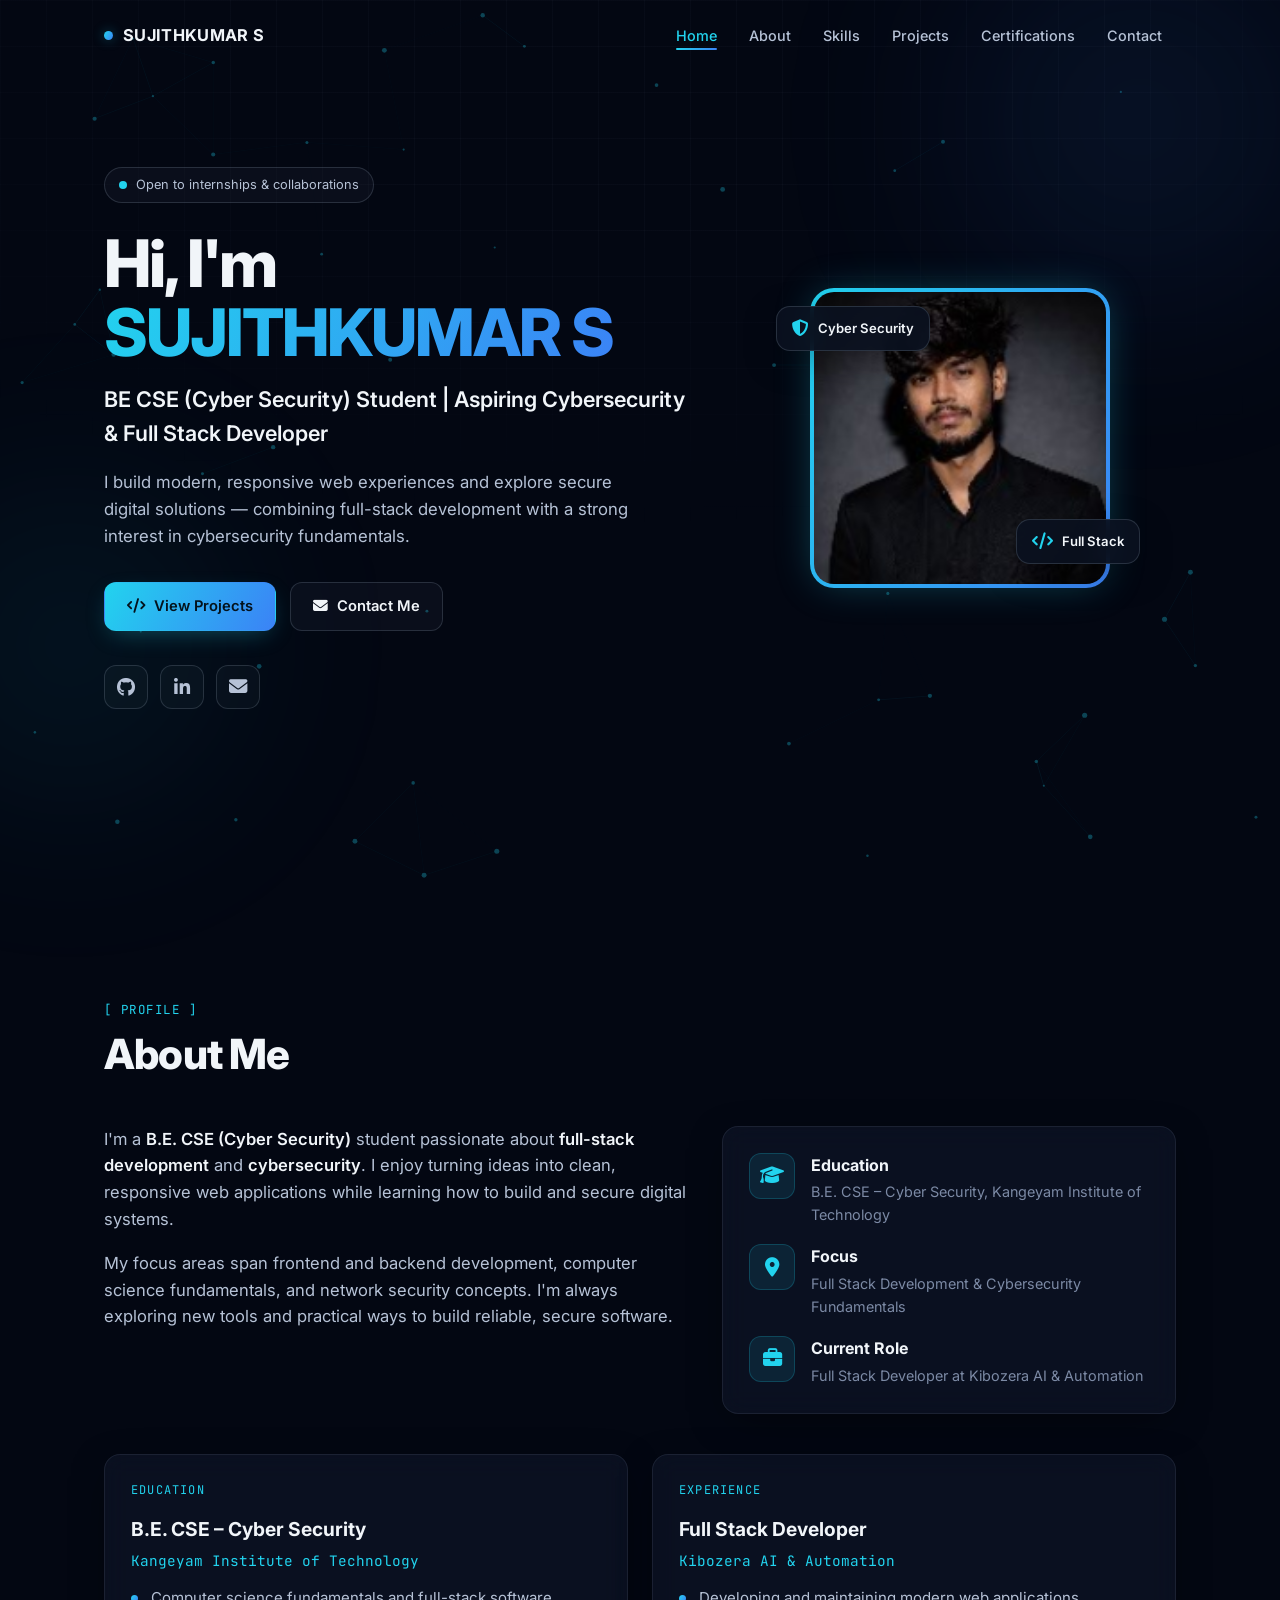
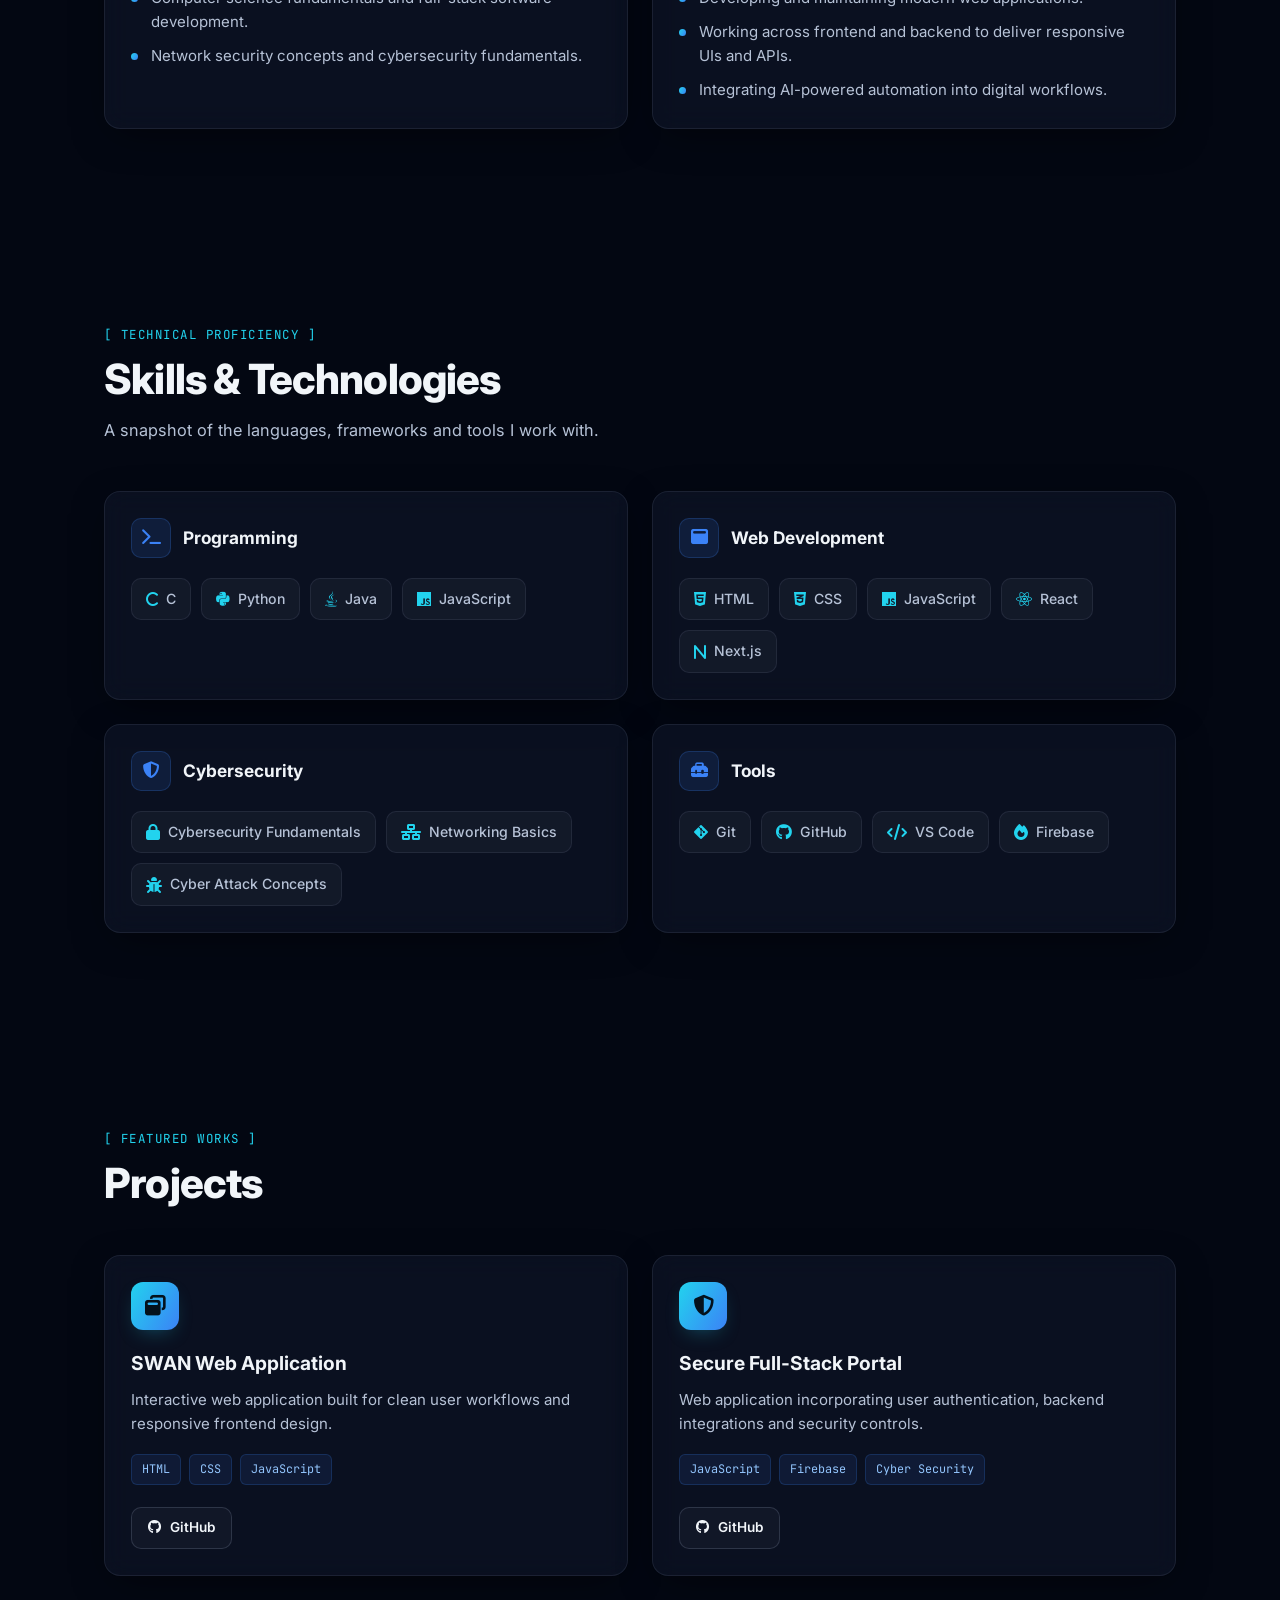
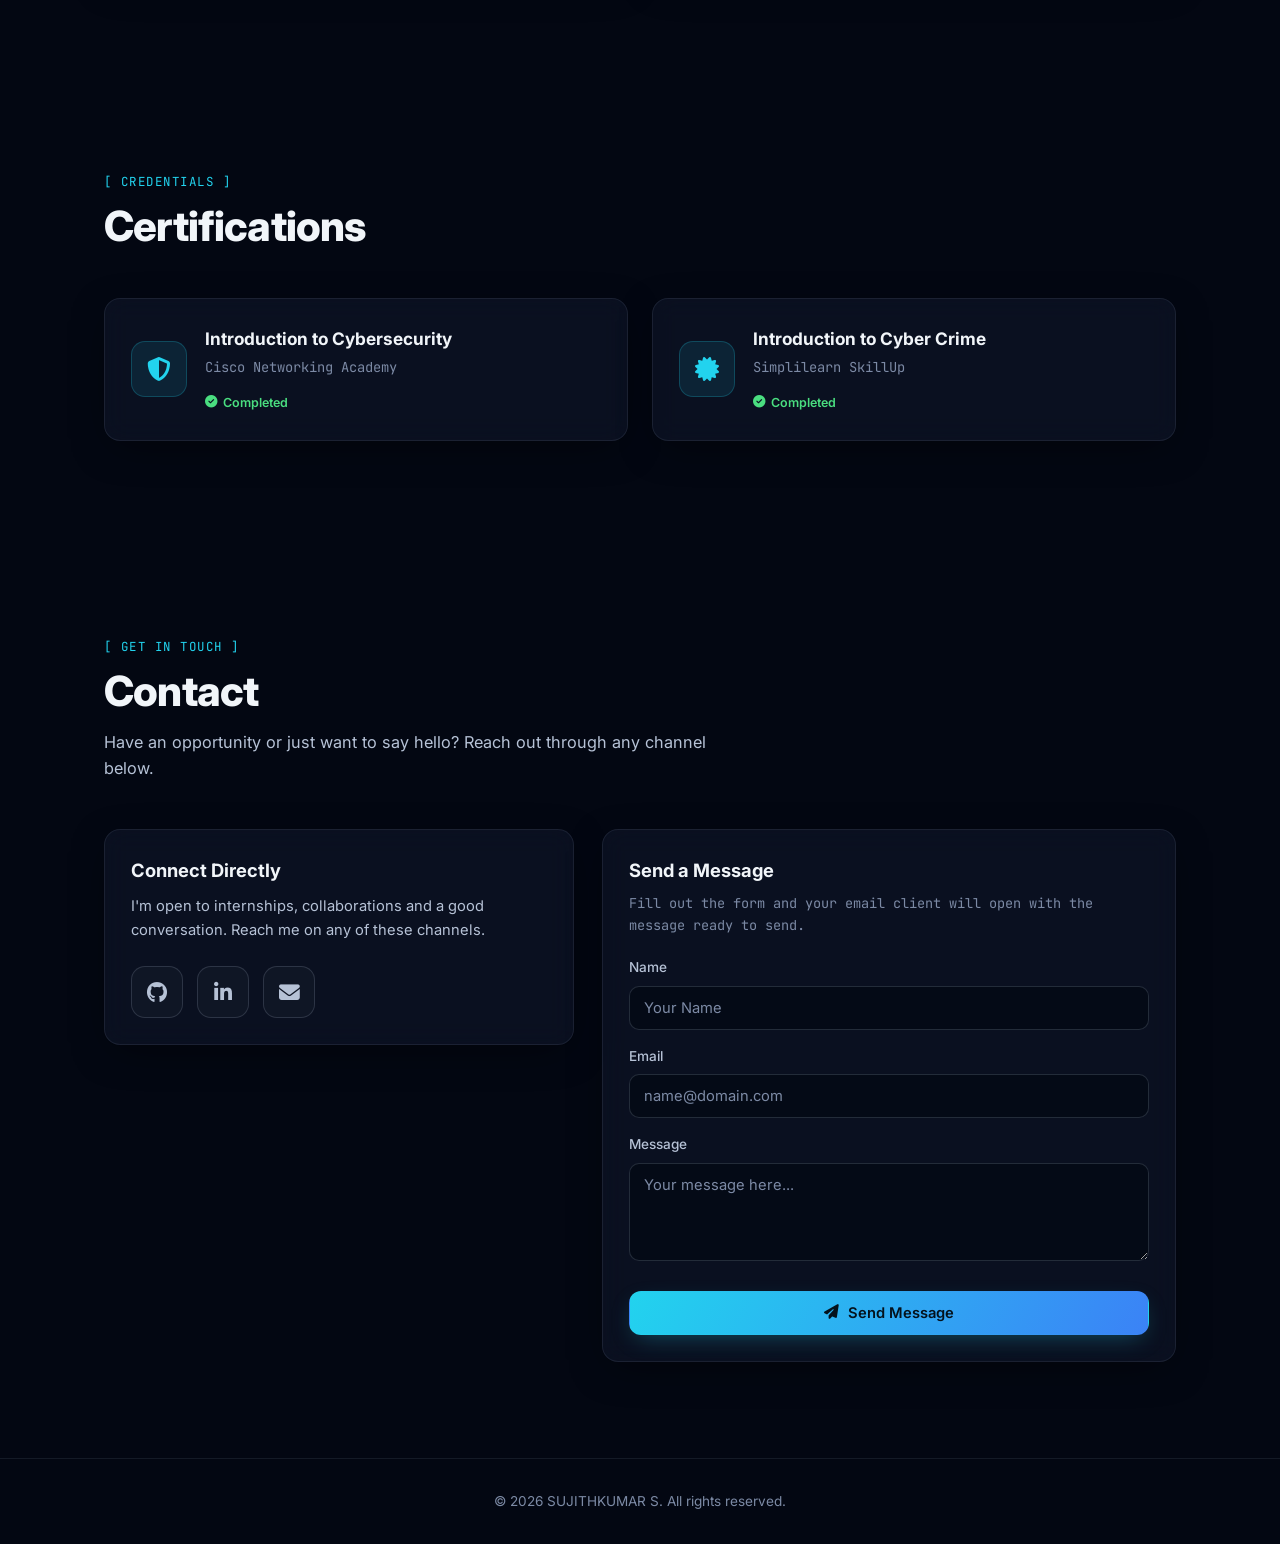
<file: index.html>
<!DOCTYPE html>
<html lang="en">
<head>
  <meta charset="UTF-8">
  <meta name="viewport" content="width=device-width, initial-scale=1.0">
  <title>SUJITHKUMAR S | Cybersecurity & Full Stack Developer</title>
  <meta name="description" content="Portfolio of SUJITHKUMAR S — B.E. CSE (Cyber Security) student and aspiring cybersecurity & full stack developer. Explore projects, skills, and certifications.">
  <meta name="theme-color" content="#030712">
  <meta name="author" content="SUJITHKUMAR S">

  <!-- Open Graph -->
  <meta property="og:title" content="SUJITHKUMAR S | Cybersecurity & Full Stack Developer">
  <meta property="og:description" content="B.E. CSE (Cyber Security) student building modern web experiences and exploring secure digital solutions.">
  <meta property="og:type" content="website">
  <meta property="og:image" content="sujith.jpg">

  <!-- Fonts -->
  <link rel="preconnect" href="https://fonts.googleapis.com">
  <link rel="preconnect" href="https://fonts.gstatic.com" crossorigin>
  <link href="https://fonts.googleapis.com/css2?family=Inter:wght@300;400;500;600;700;800&family=JetBrains+Mono:wght@400;500;600&display=swap" rel="stylesheet">

  <!-- Icons -->
  <link rel="stylesheet" href="https://cdnjs.cloudflare.com/ajax/libs/font-awesome/6.4.0/css/all.min.css">

  <!-- Main CSS -->
  <link rel="stylesheet" href="style.css">
</head>
<body>

  <!-- ANIMATED BACKGROUND -->
  <canvas id="bg-canvas" aria-hidden="true"></canvas>
  <div class="bg-orb bg-orb-1" aria-hidden="true"></div>
  <div class="bg-orb bg-orb-2" aria-hidden="true"></div>

  <!-- NAVBAR -->
  <nav class="navbar" id="navbar">
    <div class="container nav-container">
      <a href="#home" class="nav-brand" aria-label="Home">
        <span class="nav-brand-dot" aria-hidden="true"></span>
        SUJITHKUMAR S
      </a>

      <ul class="nav-links" id="nav-links">
        <li><a href="#home" class="nav-link" data-section="home">Home</a></li>
        <li><a href="#about" class="nav-link" data-section="about">About</a></li>
        <li><a href="#skills" class="nav-link" data-section="skills">Skills</a></li>
        <li><a href="#projects" class="nav-link" data-section="projects">Projects</a></li>
        <li><a href="#certifications" class="nav-link" data-section="certifications">Certifications</a></li>
        <li><a href="#contact" class="nav-link" data-section="contact">Contact</a></li>
      </ul>

      <button class="mobile-toggle" id="mobile-toggle" aria-label="Toggle navigation" aria-expanded="false" aria-controls="nav-links">
        <i class="fa-solid fa-bars" aria-hidden="true"></i>
      </button>
    </div>
  </nav>

  <main>

    <!-- HERO -->
    <section class="section hero" id="home">
      <div class="container">
        <div class="hero-grid">
          <div class="hero-content">
            <span class="hero-status reveal">
              <span class="pulse" aria-hidden="true"></span>
              Open to internships & collaborations
            </span>
            <h1 class="hero-title reveal">
              Hi, I&apos;m <span class="grad">SUJITHKUMAR&nbsp;S</span>
            </h1>
            <p class="hero-subtitle reveal">
              BE CSE (Cyber Security) Student | Aspiring Cybersecurity &amp; Full Stack Developer
            </p>
            <p class="hero-desc reveal">
              I build modern, responsive web experiences and explore secure digital
              solutions — combining full-stack development with a strong interest in
              cybersecurity fundamentals.
            </p>

            <div class="hero-actions reveal">
              <a href="#projects" class="btn btn-primary">
                <i class="fa-solid fa-code" aria-hidden="true"></i> View Projects
              </a>
              <a href="#contact" class="btn btn-outline">
                <i class="fa-solid fa-envelope" aria-hidden="true"></i> Contact Me
              </a>
            </div>

            <div class="hero-socials reveal">
              <a href="https://github.com/Sujithkumar15" target="_blank" rel="noopener" class="social-icon" data-tooltip="GitHub" aria-label="GitHub (opens in a new tab)">
                <i class="fa-brands fa-github" aria-hidden="true"></i>
              </a>
              <a href="https://linkedin.com" target="_blank" rel="noopener" class="social-icon" data-tooltip="LinkedIn" aria-label="LinkedIn (opens in a new tab)">
                <i class="fa-brands fa-linkedin-in" aria-hidden="true"></i>
              </a>
              <a href="mailto:sujithkumar.cyb25@kitech.edu.in" class="social-icon" data-tooltip="Email" aria-label="Send an email">
                <i class="fa-solid fa-envelope" aria-hidden="true"></i>
              </a>
            </div>
          </div>

          <div class="hero-visual reveal">
            <div class="avatar-wrap">
              <div class="avatar-ring">
                <img src="sujith.jpg" alt="Portrait of SUJITHKUMAR S">
              </div>
              <div class="float-badge b1">
                <i class="fa-solid fa-shield-halved" aria-hidden="true"></i> Cyber Security
              </div>
              <div class="float-badge b2">
                <i class="fa-solid fa-code" aria-hidden="true"></i> Full Stack
              </div>
            </div>
          </div>
        </div>
      </div>
    </section>

    <!-- ABOUT -->
    <section class="section" id="about">
      <div class="container">
        <div class="section-header reveal">
          <span class="section-tag">[ Profile ]</span>
          <h2 class="section-title">About Me</h2>
        </div>

        <div class="about-grid">
          <div class="about-text reveal">
            <p>
              I&apos;m a <strong>B.E. CSE (Cyber Security)</strong> student passionate about
              <strong>full-stack development</strong> and <strong>cybersecurity</strong>. I enjoy
              turning ideas into clean, responsive web applications while learning how to build and
              secure digital systems.
            </p>
            <p>
              My focus areas span frontend and backend development, computer science fundamentals,
              and network security concepts. I&apos;m always exploring new tools and practical ways
              to build reliable, secure software.
            </p>
          </div>

          <div class="card reveal">
            <div class="info-list">
              <div class="info-item">
                <span class="ic" aria-hidden="true"><i class="fa-solid fa-graduation-cap"></i></span>
                <div>
                  <h4>Education</h4>
                  <p>B.E. CSE – Cyber Security, Kangeyam Institute of Technology</p>
                </div>
              </div>
              <div class="info-item">
                <span class="ic" aria-hidden="true"><i class="fa-solid fa-location-dot"></i></span>
                <div>
                  <h4>Focus</h4>
                  <p>Full Stack Development &amp; Cybersecurity Fundamentals</p>
                </div>
              </div>
              <div class="info-item">
                <span class="ic" aria-hidden="true"><i class="fa-solid fa-briefcase"></i></span>
                <div>
                  <h4>Current Role</h4>
                  <p>Full Stack Developer at Kibozera AI &amp; Automation</p>
                </div>
              </div>
            </div>
          </div>
        </div>

        <div class="timeline">
          <div class="card timeline-item reveal">
            <div class="tl-kind">Education</div>
            <h3 class="tl-role">B.E. CSE – Cyber Security</h3>
            <p class="tl-org font-mono">Kangeyam Institute of Technology</p>
            <ul class="tl-list">
              <li>Computer science fundamentals and full-stack software development.</li>
              <li>Network security concepts and cybersecurity fundamentals.</li>
            </ul>
          </div>

          <div class="card timeline-item reveal">
            <div class="tl-kind">Experience</div>
            <h3 class="tl-role">Full Stack Developer</h3>
            <p class="tl-org font-mono">Kibozera AI &amp; Automation</p>
            <ul class="tl-list">
              <li>Developing and maintaining modern web applications.</li>
              <li>Working across frontend and backend to deliver responsive UIs and APIs.</li>
              <li>Integrating AI-powered automation into digital workflows.</li>
            </ul>
          </div>
        </div>
      </div>
    </section>

    <!-- SKILLS -->
    <section class="section" id="skills">
      <div class="container">
        <div class="section-header reveal">
          <span class="section-tag">[ Technical Proficiency ]</span>
          <h2 class="section-title">Skills &amp; Technologies</h2>
          <p class="section-lead">A snapshot of the languages, frameworks and tools I work with.</p>
        </div>

        <div class="skills-cats">
          <div class="card reveal">
            <div class="skill-cat-head">
              <span class="ic" aria-hidden="true"><i class="fa-solid fa-terminal"></i></span>
              <h3>Programming</h3>
            </div>
            <div class="skill-chips">
              <span class="skill-chip"><i class="fa-solid fa-c" aria-hidden="true"></i> C</span>
              <span class="skill-chip"><i class="fa-brands fa-python" aria-hidden="true"></i> Python</span>
              <span class="skill-chip"><i class="fa-brands fa-java" aria-hidden="true"></i> Java</span>
              <span class="skill-chip"><i class="fa-brands fa-js" aria-hidden="true"></i> JavaScript</span>
            </div>
          </div>

          <div class="card reveal">
            <div class="skill-cat-head">
              <span class="ic" aria-hidden="true"><i class="fa-solid fa-window-maximize"></i></span>
              <h3>Web Development</h3>
            </div>
            <div class="skill-chips">
              <span class="skill-chip"><i class="fa-brands fa-html5" aria-hidden="true"></i> HTML</span>
              <span class="skill-chip"><i class="fa-brands fa-css3-alt" aria-hidden="true"></i> CSS</span>
              <span class="skill-chip"><i class="fa-brands fa-js" aria-hidden="true"></i> JavaScript</span>
              <span class="skill-chip"><i class="fa-brands fa-react" aria-hidden="true"></i> React</span>
              <span class="skill-chip"><i class="fa-solid fa-n" aria-hidden="true"></i> Next.js</span>
            </div>
          </div>

          <div class="card reveal">
            <div class="skill-cat-head">
              <span class="ic" aria-hidden="true"><i class="fa-solid fa-shield-halved"></i></span>
              <h3>Cybersecurity</h3>
            </div>
            <div class="skill-chips">
              <span class="skill-chip"><i class="fa-solid fa-lock" aria-hidden="true"></i> Cybersecurity Fundamentals</span>
              <span class="skill-chip"><i class="fa-solid fa-network-wired" aria-hidden="true"></i> Networking Basics</span>
              <span class="skill-chip"><i class="fa-solid fa-bug" aria-hidden="true"></i> Cyber Attack Concepts</span>
            </div>
          </div>

          <div class="card reveal">
            <div class="skill-cat-head">
              <span class="ic" aria-hidden="true"><i class="fa-solid fa-toolbox"></i></span>
              <h3>Tools</h3>
            </div>
            <div class="skill-chips">
              <span class="skill-chip"><i class="fa-brands fa-git-alt" aria-hidden="true"></i> Git</span>
              <span class="skill-chip"><i class="fa-brands fa-github" aria-hidden="true"></i> GitHub</span>
              <span class="skill-chip"><i class="fa-solid fa-code" aria-hidden="true"></i> VS Code</span>
              <span class="skill-chip"><i class="fa-solid fa-fire" aria-hidden="true"></i> Firebase</span>
            </div>
          </div>
        </div>
      </div>
    </section>

    <!-- PROJECTS -->
    <section class="section" id="projects">
      <div class="container">
        <div class="section-header reveal">
          <span class="section-tag">[ Featured Works ]</span>
          <h2 class="section-title">Projects</h2>
        </div>

        <div class="projects-grid">
          <article class="card project-card reveal">
            <div class="project-top">
              <span class="project-icon" aria-hidden="true"><i class="fa-solid fa-window-restore"></i></span>
            </div>
            <h3 class="project-title">SWAN Web Application</h3>
            <p class="project-desc">
              Interactive web application built for clean user workflows and responsive frontend design.
            </p>
            <div class="project-tags">
              <span class="tag">HTML</span>
              <span class="tag">CSS</span>
              <span class="tag">JavaScript</span>
            </div>
            <div class="project-actions">
              <a href="https://github.com/Sujithkumar15" target="_blank" rel="noopener" class="btn btn-outline btn-sm">
                <i class="fa-brands fa-github" aria-hidden="true"></i> GitHub
              </a>
            </div>
          </article>

          <article class="card project-card reveal">
            <div class="project-top">
              <span class="project-icon" aria-hidden="true"><i class="fa-solid fa-shield-halved"></i></span>
            </div>
            <h3 class="project-title">Secure Full-Stack Portal</h3>
            <p class="project-desc">
              Web application incorporating user authentication, backend integrations and security controls.
            </p>
            <div class="project-tags">
              <span class="tag">JavaScript</span>
              <span class="tag">Firebase</span>
              <span class="tag">Cyber Security</span>
            </div>
            <div class="project-actions">
              <a href="https://github.com/Sujithkumar15" target="_blank" rel="noopener" class="btn btn-outline btn-sm">
                <i class="fa-brands fa-github" aria-hidden="true"></i> GitHub
              </a>
            </div>
          </article>
        </div>
      </div>
    </section>

    <!-- CERTIFICATIONS -->
    <section class="section" id="certifications">
      <div class="container">
        <div class="section-header reveal">
          <span class="section-tag">[ Credentials ]</span>
          <h2 class="section-title">Certifications</h2>
        </div>

        <div class="cert-grid">
          <div class="card cert-card reveal">
            <div class="cert-icon" aria-hidden="true">
              <i class="fa-solid fa-shield-halved"></i>
            </div>
            <div class="cert-details">
              <h4>Introduction to Cybersecurity</h4>
              <p class="font-mono">Cisco Networking Academy</p>
              <span class="cert-badge">
                <i class="fa-solid fa-circle-check" aria-hidden="true"></i> Completed
              </span>
            </div>
          </div>

          <div class="card cert-card reveal">
            <div class="cert-icon" aria-hidden="true">
              <i class="fa-solid fa-certificate"></i>
            </div>
            <div class="cert-details">
              <h4>Introduction to Cyber Crime</h4>
              <p class="font-mono">Simplilearn SkillUp</p>
              <span class="cert-badge">
                <i class="fa-solid fa-circle-check" aria-hidden="true"></i> Completed
              </span>
            </div>
          </div>
        </div>
      </div>
    </section>

    <!-- CONTACT -->
    <section class="section" id="contact">
      <div class="container">
        <div class="section-header reveal">
          <span class="section-tag">[ Get In Touch ]</span>
          <h2 class="section-title">Contact</h2>
          <p class="section-lead">Have an opportunity or just want to say hello? Reach out through any channel below.</p>
        </div>

        <div class="contact-grid">
          <div class="card reveal contact-connect">
            <h3 style="font-size: 1.15rem; font-weight: 700;">Connect Directly</h3>
            <p style="color: var(--text-secondary); font-size: 0.92rem; margin-top: 10px;">
              I&apos;m open to internships, collaborations and a good conversation. Reach me on any
              of these channels.
            </p>
            <div class="social-row">
              <a href="https://github.com/Sujithkumar15" target="_blank" rel="noopener" class="social-icon social-icon-lg" data-tooltip="GitHub" aria-label="GitHub (opens in a new tab)">
                <i class="fa-brands fa-github" aria-hidden="true"></i>
              </a>
              <a href="https://linkedin.com" target="_blank" rel="noopener" class="social-icon social-icon-lg" data-tooltip="LinkedIn" aria-label="LinkedIn (opens in a new tab)">
                <i class="fa-brands fa-linkedin-in" aria-hidden="true"></i>
              </a>
              <a href="mailto:sujithkumar.cyb25@kitech.edu.in" class="social-icon social-icon-lg" data-tooltip="Email" aria-label="Send an email">
                <i class="fa-solid fa-envelope" aria-hidden="true"></i>
              </a>
            </div>
          </div>

          <div class="card reveal">
            <h3 style="font-size: 1.15rem; font-weight: 700;">Send a Message</h3>
            <p style="color: var(--text-muted); font-size: 0.85rem; margin: 8px 0 20px;" class="font-mono">
              Fill out the form and your email client will open with the message ready to send.
            </p>

            <form id="contact-form" novalidate>
              <div class="form-group">
                <label for="contact-name">Name</label>
                <input type="text" id="contact-name" name="name" class="input-field" placeholder="Your Name" required autocomplete="name">
              </div>
              <div class="form-group">
                <label for="contact-email">Email</label>
                <input type="email" id="contact-email" name="email" class="input-field" placeholder="name@domain.com" required autocomplete="email">
              </div>
              <div class="form-group">
                <label for="contact-msg">Message</label>
                <textarea id="contact-msg" name="message" class="input-field" rows="4" placeholder="Your message here..." required></textarea>
              </div>
              <button type="submit" class="btn btn-primary" style="width: 100%; justify-content: center; margin-top: 6px;">
                <i class="fa-solid fa-paper-plane" aria-hidden="true"></i> Send Message
              </button>
            </form>
          </div>
        </div>
      </div>
    </section>

  </main>

  <!-- FOOTER -->
  <footer class="footer">
    <div class="container">
      <p>&copy; 2026 SUJITHKUMAR S. All rights reserved.</p>
    </div>
  </footer>

  <div id="toast-container" class="toast-container" aria-live="polite"></div>
  <script src="script.js"></script>
</body>
</html>
</file>
<file: style.css>
/* ==========================================================================
   SUJITHKUMAR S — PORTFOLIO STYLESHEET
   Modern, minimal, premium dark theme with blue/cyan accents
   ========================================================================== */

:root {
  /* Surface */
  --bg-base: #030712;
  --bg-elev: #0a1120;
  --bg-glass: rgba(17, 25, 44, 0.55);
  --bg-glass-hover: rgba(23, 33, 58, 0.7);
  --border: rgba(148, 163, 184, 0.12);
  --border-strong: rgba(148, 163, 184, 0.22);

  /* Text */
  --text-primary: #f1f5f9;
  --text-secondary: #b6c2d6;
  --text-muted: #7c8aa5;

  /* Accents */
  --accent-cyan: #22d3ee;
  --accent-blue: #3b82f6;
  --accent-glow: rgba(34, 211, 238, 0.35);
  --gradient: linear-gradient(120deg, #22d3ee 0%, #3b82f6 100%);

  --radius: 16px;
  --radius-sm: 10px;
  --container: 1120px;
  --nav-h: 72px;

  --shadow-card: 0 10px 40px -12px rgba(0, 0, 0, 0.6);
  --shadow-glow: 0 0 40px -8px var(--accent-glow);
}

/* ---------- Reset ---------- */
*,
*::before,
*::after {
  margin: 0;
  padding: 0;
  box-sizing: border-box;
}

html {
  scroll-behavior: smooth;
  scroll-padding-top: calc(var(--nav-h) + 20px);
}

body {
  font-family: "Inter", system-ui, -apple-system, sans-serif;
  background-color: var(--bg-base);
  color: var(--text-primary);
  line-height: 1.6;
  -webkit-font-smoothing: antialiased;
  overflow-x: hidden;
}

.font-mono {
  font-family: "JetBrains Mono", ui-monospace, monospace;
}

a {
  color: inherit;
  text-decoration: none;
}

ul {
  list-style: none;
}

img {
  max-width: 100%;
  display: block;
}

:focus-visible {
  outline: 2px solid var(--accent-cyan);
  outline-offset: 3px;
  border-radius: 4px;
}

/* ---------- Background layers ---------- */
#bg-canvas {
  position: fixed;
  inset: 0;
  z-index: -2;
  opacity: 0.55;
}

.bg-orb {
  position: fixed;
  border-radius: 50%;
  filter: blur(110px);
  z-index: -1;
  pointer-events: none;
  opacity: 0.35;
}

.bg-orb-1 {
  width: 480px;
  height: 480px;
  background: radial-gradient(circle, rgba(59, 130, 246, 0.5), transparent 70%);
  top: -120px;
  right: -100px;
}

.bg-orb-2 {
  width: 420px;
  height: 420px;
  background: radial-gradient(circle, rgba(34, 211, 238, 0.4), transparent 70%);
  bottom: 5%;
  left: -140px;
}

body::before {
  content: "";
  position: fixed;
  inset: 0;
  z-index: -1;
  background-image: linear-gradient(rgba(148, 163, 184, 0.035) 1px, transparent 1px),
    linear-gradient(90deg, rgba(148, 163, 184, 0.035) 1px, transparent 1px);
  background-size: 46px 46px;
  -webkit-mask-image: radial-gradient(ellipse 80% 60% at 50% 0%, #000 40%, transparent 100%);
  mask-image: radial-gradient(ellipse 80% 60% at 50% 0%, #000 40%, transparent 100%);
  pointer-events: none;
}

/* Custom scrollbar */
::-webkit-scrollbar {
  width: 9px;
}
::-webkit-scrollbar-track {
  background: var(--bg-base);
}
::-webkit-scrollbar-thumb {
  background: rgba(34, 211, 238, 0.28);
  border-radius: 5px;
}
::-webkit-scrollbar-thumb:hover {
  background: var(--accent-cyan);
}

/* ---------- Layout ---------- */
.container {
  width: 100%;
  max-width: var(--container);
  margin: 0 auto;
  padding: 0 24px;
}

.section {
  padding: 96px 0;
  position: relative;
}

.section-header {
  margin-bottom: 48px;
}

.section-tag {
  display: inline-block;
  font-family: "JetBrains Mono", monospace;
  font-size: 0.78rem;
  letter-spacing: 0.12em;
  color: var(--accent-cyan);
  margin-bottom: 12px;
  text-transform: uppercase;
}

.section-title {
  font-size: clamp(1.9rem, 4vw, 2.6rem);
  font-weight: 800;
  letter-spacing: -0.02em;
  line-height: 1.1;
}

.section-lead {
  color: var(--text-secondary);
  max-width: 620px;
  margin-top: 14px;
  font-size: 1.02rem;
}

/* ---------- Navbar ---------- */
.navbar {
  position: fixed;
  top: 0;
  left: 0;
  right: 0;
  height: var(--nav-h);
  z-index: 100;
  display: flex;
  align-items: center;
  transition: background 0.3s ease, border-color 0.3s ease, backdrop-filter 0.3s ease;
  border-bottom: 1px solid transparent;
}

.navbar.scrolled {
  background: rgba(3, 7, 18, 0.75);
  backdrop-filter: blur(16px);
  -webkit-backdrop-filter: blur(16px);
  border-bottom: 1px solid var(--border);
}

.nav-container {
  display: flex;
  align-items: center;
  justify-content: space-between;
}

.nav-brand {
  display: flex;
  align-items: center;
  gap: 10px;
  font-weight: 700;
  font-size: 1.02rem;
  letter-spacing: 0.02em;
}

.nav-brand-dot {
  width: 9px;
  height: 9px;
  border-radius: 50%;
  background: var(--gradient);
  box-shadow: 0 0 12px var(--accent-glow);
}

.nav-links {
  display: flex;
  align-items: center;
  gap: 4px;
}

.nav-link {
  position: relative;
  padding: 8px 14px;
  font-size: 0.9rem;
  font-weight: 500;
  color: var(--text-secondary);
  border-radius: 8px;
  transition: color 0.2s ease, background 0.2s ease;
}

.nav-link:hover {
  color: var(--text-primary);
  background: rgba(148, 163, 184, 0.08);
}

.nav-link.active {
  color: var(--accent-cyan);
}

.nav-link.active::after {
  content: "";
  position: absolute;
  left: 14px;
  right: 14px;
  bottom: 2px;
  height: 2px;
  background: var(--gradient);
  border-radius: 2px;
}

.mobile-toggle {
  display: none;
  background: none;
  border: 1px solid var(--border-strong);
  color: var(--text-primary);
  width: 42px;
  height: 42px;
  border-radius: 10px;
  font-size: 1.1rem;
  cursor: pointer;
  align-items: center;
  justify-content: center;
  transition: background 0.2s ease;
}

.mobile-toggle:hover {
  background: rgba(148, 163, 184, 0.1);
}

/* ---------- Buttons ---------- */
.btn {
  display: inline-flex;
  align-items: center;
  gap: 9px;
  padding: 12px 22px;
  border-radius: 12px;
  font-size: 0.92rem;
  font-weight: 600;
  cursor: pointer;
  border: 1px solid transparent;
  transition: transform 0.2s ease, box-shadow 0.2s ease, background 0.2s ease,
    border-color 0.2s ease, color 0.2s ease;
  white-space: nowrap;
  font-family: inherit;
}

.btn:active {
  transform: translateY(1px);
}

.btn-primary {
  background: var(--gradient);
  color: #04121c;
  box-shadow: 0 8px 24px -8px var(--accent-glow);
}

.btn-primary:hover {
  transform: translateY(-2px);
  box-shadow: 0 12px 32px -8px var(--accent-glow);
}

.btn-outline {
  background: rgba(148, 163, 184, 0.05);
  border-color: var(--border-strong);
  color: var(--text-primary);
}

.btn-outline:hover {
  border-color: var(--accent-cyan);
  color: var(--accent-cyan);
  transform: translateY(-2px);
  background: rgba(34, 211, 238, 0.06);
}

.btn-sm {
  padding: 9px 16px;
  font-size: 0.85rem;
  border-radius: 10px;
}

/* ---------- Card ---------- */
.card {
  background: var(--bg-glass);
  border: 1px solid var(--border);
  border-radius: var(--radius);
  padding: 26px;
  backdrop-filter: blur(12px);
  -webkit-backdrop-filter: blur(12px);
  box-shadow: var(--shadow-card);
  transition: transform 0.3s ease, border-color 0.3s ease, background 0.3s ease;
}

.card:hover {
  transform: translateY(-4px);
  border-color: var(--border-strong);
  background: var(--bg-glass-hover);
}

/* ---------- Hero ---------- */
.hero {
  min-height: 100vh;
  display: flex;
  align-items: center;
  padding-top: var(--nav-h);
}

.hero-grid {
  display: grid;
  grid-template-columns: 1.15fr 0.85fr;
  gap: 56px;
  align-items: center;
  width: 100%;
}

.hero-status {
  display: inline-flex;
  align-items: center;
  gap: 9px;
  padding: 7px 14px;
  border: 1px solid var(--border-strong);
  border-radius: 999px;
  font-size: 0.8rem;
  color: var(--text-secondary);
  background: rgba(148, 163, 184, 0.05);
  margin-bottom: 26px;
}

.hero-status .pulse {
  width: 8px;
  height: 8px;
  border-radius: 50%;
  background: #22d3ee;
  box-shadow: 0 0 0 0 rgba(34, 211, 238, 0.6);
  animation: pulse 2.2s infinite;
}

@keyframes pulse {
  0% { box-shadow: 0 0 0 0 rgba(34, 211, 238, 0.55); }
  70% { box-shadow: 0 0 0 10px rgba(34, 211, 238, 0); }
  100% { box-shadow: 0 0 0 0 rgba(34, 211, 238, 0); }
}

.hero-title {
  font-size: clamp(2.6rem, 6vw, 4.1rem);
  font-weight: 800;
  line-height: 1.04;
  letter-spacing: -0.03em;
  margin-bottom: 16px;
}

.hero-title .grad {
  background: var(--gradient);
  -webkit-background-clip: text;
  background-clip: text;
  color: transparent;
}

.hero-subtitle {
  font-size: clamp(1.05rem, 2.4vw, 1.35rem);
  font-weight: 600;
  color: var(--text-primary);
  margin-bottom: 18px;
}

.hero-desc {
  color: var(--text-secondary);
  font-size: 1.05rem;
  max-width: 540px;
  margin-bottom: 32px;
}

.hero-actions {
  display: flex;
  flex-wrap: wrap;
  gap: 14px;
  margin-bottom: 34px;
}

.hero-socials {
  display: flex;
  gap: 12px;
}

/* ---------- Icon-only social buttons + tooltips ---------- */
.social-icon {
  position: relative;
  width: 44px;
  height: 44px;
  display: flex;
  align-items: center;
  justify-content: center;
  border: 1px solid var(--border-strong);
  border-radius: 12px;
  color: var(--text-secondary);
  font-size: 1.15rem;
  background: rgba(148, 163, 184, 0.04);
  transition: color 0.2s ease, border-color 0.2s ease, transform 0.2s ease,
    background 0.2s ease, box-shadow 0.2s ease;
}

.social-icon:hover {
  color: var(--accent-cyan);
  border-color: var(--accent-cyan);
  transform: translateY(-3px);
  background: rgba(34, 211, 238, 0.08);
  box-shadow: 0 8px 22px -10px var(--accent-glow);
}

.social-icon-lg {
  width: 52px;
  height: 52px;
  font-size: 1.3rem;
  border-radius: 14px;
}

/* Tooltip shown on hover/focus of any element with data-tooltip */
[data-tooltip] {
  position: relative;
}

[data-tooltip]::after {
  content: attr(data-tooltip);
  position: absolute;
  bottom: calc(100% + 10px);
  left: 50%;
  transform: translateX(-50%) translateY(4px);
  padding: 6px 11px;
  background: rgba(10, 17, 32, 0.98);
  border: 1px solid var(--border-strong);
  color: var(--text-primary);
  font-size: 0.74rem;
  font-weight: 600;
  letter-spacing: 0.02em;
  white-space: nowrap;
  border-radius: 8px;
  box-shadow: var(--shadow-card);
  opacity: 0;
  pointer-events: none;
  transition: opacity 0.2s ease, transform 0.2s ease;
}

[data-tooltip]::before {
  content: "";
  position: absolute;
  bottom: calc(100% + 5px);
  left: 50%;
  transform: translateX(-50%);
  border: 5px solid transparent;
  border-top-color: rgba(10, 17, 32, 0.98);
  opacity: 0;
  pointer-events: none;
  transition: opacity 0.2s ease;
}

[data-tooltip]:hover::after,
[data-tooltip]:focus-visible::after {
  opacity: 1;
  transform: translateX(-50%) translateY(0);
}

[data-tooltip]:hover::before,
[data-tooltip]:focus-visible::before {
  opacity: 1;
}

/* Hero visual */
.hero-visual {
  display: flex;
  justify-content: center;
  position: relative;
}

.avatar-wrap {
  position: relative;
  width: 300px;
  max-width: 78vw;
}

.avatar-ring {
  position: relative;
  border-radius: 24px;
  padding: 4px;
  background: var(--gradient);
  box-shadow: var(--shadow-glow);
}

.avatar-ring img {
  border-radius: 20px;
  width: 100%;
  aspect-ratio: 1 / 1;
  object-fit: cover;
  display: block;
  background: var(--bg-elev);
}

.float-badge {
  position: absolute;
  display: flex;
  align-items: center;
  gap: 9px;
  padding: 11px 15px;
  background: rgba(10, 17, 32, 0.9);
  border: 1px solid var(--border-strong);
  border-radius: 14px;
  backdrop-filter: blur(10px);
  box-shadow: var(--shadow-card);
  font-size: 0.82rem;
  font-weight: 600;
}

.float-badge i {
  color: var(--accent-cyan);
  font-size: 1.05rem;
}

.float-badge.b1 {
  top: 18px;
  left: -34px;
  animation: floatY 5s ease-in-out infinite;
}

.float-badge.b2 {
  bottom: 24px;
  right: -30px;
  animation: floatY 6s ease-in-out infinite 0.6s;
}

@keyframes floatY {
  0%, 100% { transform: translateY(0); }
  50% { transform: translateY(-12px); }
}

/* ---------- About ---------- */
.about-grid {
  display: grid;
  grid-template-columns: 1.3fr 1fr;
  gap: 28px;
  align-items: start;
}

.about-text p {
  color: var(--text-secondary);
  font-size: 1.04rem;
  margin-bottom: 18px;
}

.about-text p strong {
  color: var(--text-primary);
  font-weight: 600;
}

.info-list {
  display: flex;
  flex-direction: column;
  gap: 18px;
}

.info-item {
  display: flex;
  gap: 16px;
  align-items: flex-start;
}

.info-item .ic {
  flex-shrink: 0;
  width: 46px;
  height: 46px;
  border-radius: 12px;
  display: flex;
  align-items: center;
  justify-content: center;
  background: rgba(34, 211, 238, 0.1);
  color: var(--accent-cyan);
  font-size: 1.2rem;
  border: 1px solid rgba(34, 211, 238, 0.2);
}

.info-item h4 {
  font-size: 1rem;
  font-weight: 700;
  margin-bottom: 2px;
}

.info-item p {
  color: var(--text-muted);
  font-size: 0.9rem;
}

/* Timeline (education / experience) */
.timeline {
  margin-top: 40px;
  display: grid;
  grid-template-columns: 1fr 1fr;
  gap: 24px;
}

.timeline-item .tl-kind {
  font-family: "JetBrains Mono", monospace;
  font-size: 0.75rem;
  letter-spacing: 0.1em;
  color: var(--accent-cyan);
  text-transform: uppercase;
  margin-bottom: 14px;
}

.tl-role {
  font-size: 1.2rem;
  font-weight: 700;
  margin-bottom: 4px;
}

.tl-org {
  color: var(--accent-cyan);
  font-size: 0.9rem;
  margin-bottom: 14px;
}

.tl-list {
  display: flex;
  flex-direction: column;
  gap: 10px;
}

.tl-list li {
  position: relative;
  padding-left: 20px;
  color: var(--text-secondary);
  font-size: 0.94rem;
}

.tl-list li::before {
  content: "";
  position: absolute;
  left: 0;
  top: 9px;
  width: 7px;
  height: 7px;
  border-radius: 50%;
  background: var(--gradient);
}

/* ---------- Skills ---------- */
.skills-cats {
  display: grid;
  grid-template-columns: repeat(2, 1fr);
  gap: 24px;
}

.skill-cat-head {
  display: flex;
  align-items: center;
  gap: 12px;
  margin-bottom: 20px;
}

.skill-cat-head .ic {
  width: 40px;
  height: 40px;
  border-radius: 10px;
  display: flex;
  align-items: center;
  justify-content: center;
  background: rgba(59, 130, 246, 0.12);
  color: var(--accent-blue);
  font-size: 1.05rem;
  border: 1px solid rgba(59, 130, 246, 0.22);
}

.skill-cat-head h3 {
  font-size: 1.08rem;
  font-weight: 700;
}

.skill-chips {
  display: flex;
  flex-wrap: wrap;
  gap: 10px;
}

.skill-chip {
  display: inline-flex;
  align-items: center;
  gap: 8px;
  padding: 9px 14px;
  border-radius: 10px;
  background: rgba(148, 163, 184, 0.06);
  border: 1px solid var(--border);
  font-size: 0.88rem;
  font-weight: 500;
  color: var(--text-secondary);
  transition: all 0.2s ease;
  cursor: default;
}

.skill-chip i {
  color: var(--accent-cyan);
  font-size: 1rem;
}

.skill-chip:hover {
  color: var(--text-primary);
  border-color: var(--accent-cyan);
  background: rgba(34, 211, 238, 0.08);
  transform: translateY(-2px);
}

/* ---------- Projects ---------- */
.projects-grid {
  display: grid;
  grid-template-columns: repeat(auto-fit, minmax(300px, 1fr));
  gap: 24px;
}

.project-card {
  display: flex;
  flex-direction: column;
  position: relative;
  overflow: hidden;
}

.project-card::before {
  content: "";
  position: absolute;
  inset: 0;
  background: radial-gradient(400px circle at var(--mx, 50%) var(--my, 0%), rgba(34, 211, 238, 0.08), transparent 45%);
  opacity: 0;
  transition: opacity 0.3s ease;
  pointer-events: none;
}

.project-card:hover::before {
  opacity: 1;
}

.project-top {
  display: flex;
  align-items: center;
  justify-content: space-between;
  margin-bottom: 18px;
}

.project-icon {
  width: 48px;
  height: 48px;
  border-radius: 12px;
  display: flex;
  align-items: center;
  justify-content: center;
  background: var(--gradient);
  color: #04121c;
  font-size: 1.3rem;
  box-shadow: 0 8px 20px -8px var(--accent-glow);
}

.project-title {
  font-size: 1.2rem;
  font-weight: 700;
  margin-bottom: 10px;
}

.project-desc {
  color: var(--text-secondary);
  font-size: 0.94rem;
  margin-bottom: 18px;
  flex-grow: 1;
}

.project-tags {
  display: flex;
  flex-wrap: wrap;
  gap: 8px;
  margin-bottom: 22px;
}

.tag {
  font-family: "JetBrains Mono", monospace;
  font-size: 0.74rem;
  padding: 5px 10px;
  border-radius: 6px;
  background: rgba(59, 130, 246, 0.1);
  border: 1px solid rgba(59, 130, 246, 0.2);
  color: #93c5fd;
}

.project-actions {
  display: flex;
  gap: 12px;
}

/* ---------- Certifications ---------- */
.cert-grid {
  display: grid;
  grid-template-columns: repeat(auto-fit, minmax(300px, 1fr));
  gap: 24px;
}

.cert-card {
  display: flex;
  gap: 18px;
  align-items: center;
}

.cert-icon {
  flex-shrink: 0;
  width: 56px;
  height: 56px;
  border-radius: 14px;
  display: flex;
  align-items: center;
  justify-content: center;
  background: rgba(34, 211, 238, 0.1);
  border: 1px solid rgba(34, 211, 238, 0.22);
  color: var(--accent-cyan);
  font-size: 1.5rem;
}

.cert-details h4 {
  font-size: 1.08rem;
  font-weight: 700;
  margin-bottom: 4px;
}

.cert-details p {
  color: var(--text-muted);
  font-size: 0.86rem;
  margin-bottom: 10px;
}

.cert-badge {
  display: inline-flex;
  align-items: center;
  gap: 6px;
  font-size: 0.78rem;
  font-weight: 600;
  color: #4ade80;
}

/* ---------- Contact ---------- */
.contact-grid {
  display: grid;
  grid-template-columns: 0.9fr 1.1fr;
  gap: 28px;
  align-items: start;
}

.contact-connect {
  display: flex;
  flex-direction: column;
}

.social-row {
  display: flex;
  gap: 14px;
  margin-top: 24px;
}

.form-group {
  margin-bottom: 16px;
}

.form-group label {
  display: block;
  font-size: 0.85rem;
  font-weight: 500;
  color: var(--text-secondary);
  margin-bottom: 7px;
}

.input-field {
  width: 100%;
  padding: 12px 14px;
  border-radius: 10px;
  background: rgba(3, 7, 18, 0.6);
  border: 1px solid var(--border-strong);
  color: var(--text-primary);
  font-family: inherit;
  font-size: 0.92rem;
  transition: border-color 0.2s ease, box-shadow 0.2s ease;
  resize: vertical;
}

.input-field::placeholder {
  color: var(--text-muted);
}

.input-field:focus {
  outline: none;
  border-color: var(--accent-cyan);
  box-shadow: 0 0 0 3px rgba(34, 211, 238, 0.15);
}

/* ---------- Footer ---------- */
.footer {
  border-top: 1px solid var(--border);
  padding: 32px 0;
  text-align: center;
}

.footer p {
  color: var(--text-muted);
  font-size: 0.85rem;
}

/* ---------- Toast ---------- */
.toast-container {
  position: fixed;
  bottom: 24px;
  right: 24px;
  z-index: 200;
  display: flex;
  flex-direction: column;
  gap: 10px;
}

.toast {
  background: rgba(10, 17, 32, 0.95);
  border: 1px solid var(--border-strong);
  color: var(--text-primary);
  padding: 14px 18px;
  border-radius: 12px;
  font-size: 0.88rem;
  backdrop-filter: blur(12px);
  box-shadow: var(--shadow-card);
  animation: toastIn 0.3s ease;
  max-width: 340px;
}

@keyframes toastIn {
  from { opacity: 0; transform: translateY(16px); }
  to { opacity: 1; transform: translateY(0); }
}

/* ---------- Scroll reveal ---------- */
.reveal {
  opacity: 0;
  transform: translateY(26px);
  transition: opacity 0.6s cubic-bezier(0.4, 0, 0.2, 1),
    transform 0.6s cubic-bezier(0.4, 0, 0.2, 1);
}

.reveal.visible {
  opacity: 1;
  transform: translateY(0);
}

/* ---------- Responsive ---------- */
@media (max-width: 900px) {
  .hero-grid {
    grid-template-columns: 1fr;
    gap: 40px;
    text-align: center;
  }
  .hero-visual {
    order: -1;
  }
  .hero-actions,
  .hero-socials {
    justify-content: center;
  }
  .hero-desc {
    margin-left: auto;
    margin-right: auto;
  }
  .about-grid,
  .contact-grid {
    grid-template-columns: 1fr;
  }
  .skills-cats {
    grid-template-columns: 1fr;
  }
  .timeline {
    grid-template-columns: 1fr;
  }
}

@media (max-width: 720px) {
  .mobile-toggle {
    display: flex;
  }
  .nav-links {
    position: fixed;
    top: var(--nav-h);
    left: 0;
    right: 0;
    flex-direction: column;
    align-items: stretch;
    gap: 4px;
    padding: 16px 20px 24px;
    background: rgba(3, 7, 18, 0.97);
    backdrop-filter: blur(16px);
    border-bottom: 1px solid var(--border);
    transform: translateY(-140%);
    opacity: 0;
    pointer-events: none;
    transition: transform 0.32s ease, opacity 0.32s ease;
  }
  .nav-links.active {
    transform: translateY(0);
    opacity: 1;
    pointer-events: auto;
  }
  .nav-link {
    padding: 13px 14px;
    font-size: 0.98rem;
  }
  .nav-link.active::after {
    display: none;
  }
  .section {
    padding: 72px 0;
  }
  .float-badge.b1 { left: -8px; }
  .float-badge.b2 { right: -8px; }
}

@media (max-width: 480px) {
  .container {
    padding: 0 18px;
  }
  .hero-actions .btn {
    width: 100%;
    justify-content: center;
  }
}

@media (prefers-reduced-motion: reduce) {
  * {
    animation: none !important;
    transition: none !important;
    scroll-behavior: auto !important;
  }
  .reveal {
    opacity: 1;
    transform: none;
  }
}
</file>
